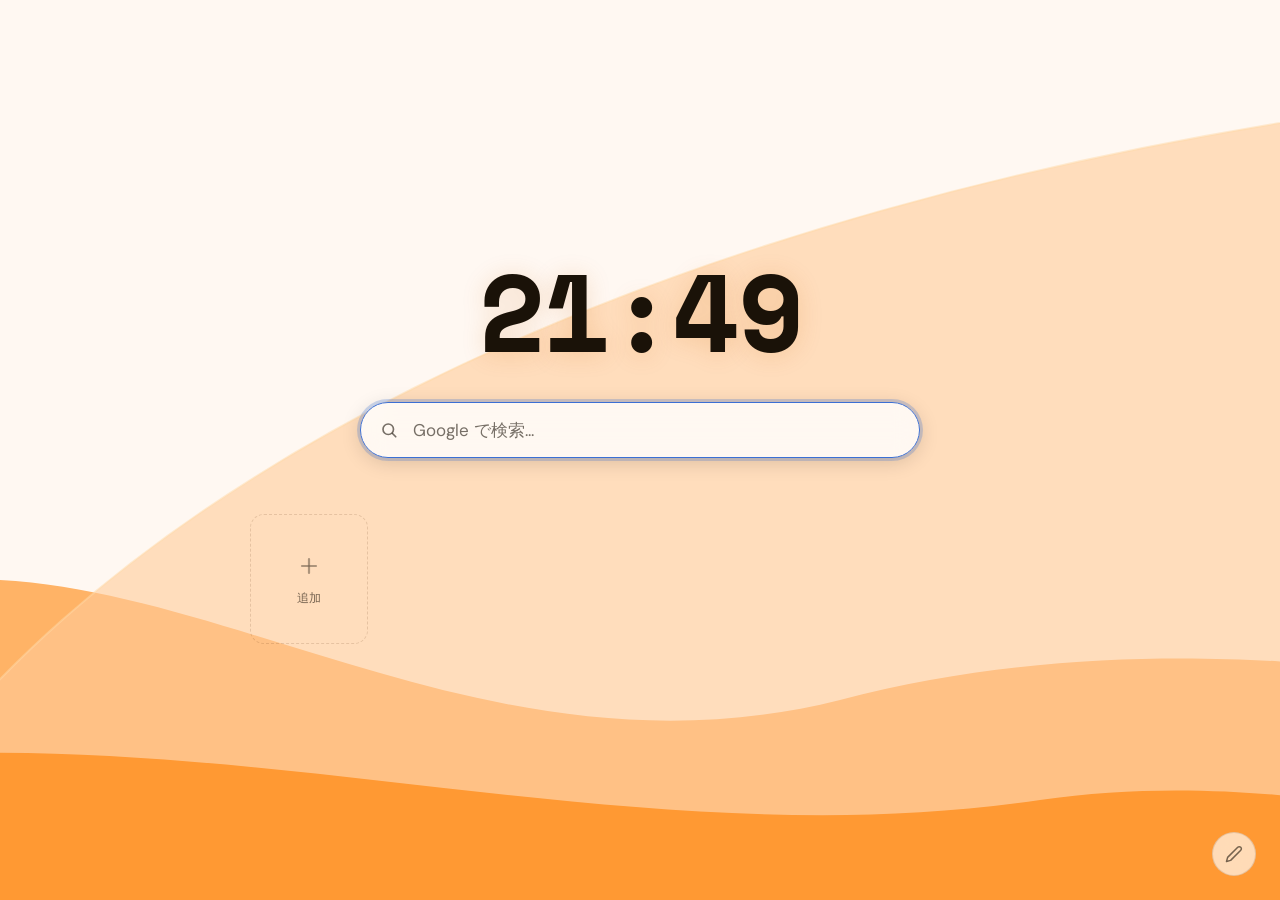
<file: index.html>
<!doctype html>
<html lang="ja" data-theme="dark">
  <head>
    <meta charset="UTF-8" />
    <meta name="viewport" content="width=device-width, initial-scale=1.0" />
    <title>New Tab</title>
    <script>
      (function () {
        var mode = localStorage.getItem("newtab_color_mode") || "system";
        var theme;
        if (mode === "system") {
          theme = window.matchMedia("(prefers-color-scheme: dark)").matches
            ? "dark"
            : "light";
        } else {
          theme = mode;
        }
        document.documentElement.dataset.theme = theme;
      })();
    </script>
    <link rel="preconnect" href="https://fonts.googleapis.com" />
    <link
      href="https://fonts.googleapis.com/css2?family=Space+Mono:wght@400;700&family=DM+Sans:wght@300;400;500&display=swap"
      rel="stylesheet"
    />
    <link rel="stylesheet" href="style.css" />
  </head>
  <body>
    <main id="app">
      <!-- 現在時刻: JSで更新 -->
      <time id="clock">00:00</time>

      <!-- 検索バー -->
      <section id="search-wrap">
        <form
          id="search-form"
          action="https://www.google.com/search"
          method="GET"
        >
          <div id="search-container">
            <svg
              id="search-icon"
              viewBox="0 0 24 24"
              fill="none"
              stroke="currentColor"
              stroke-width="2.2"
              stroke-linecap="round"
              stroke-linejoin="round"
            >
              <circle cx="11" cy="11" r="7" />
              <line x1="21" y1="21" x2="16.65" y2="16.65" />
            </svg>
            <input
              id="search"
              name="q"
              type="search"
              placeholder="Google で検索..."
              autocomplete="off"
            />
            <button
              id="search-clear"
              type="button"
              aria-label="検索をクリア"
              hidden
            >
              ✕
            </button>
          </div>
        </form>
      </section>

      <nav id="shortcuts" aria-label="クイックリンク">
        <!-- JSでタイルを注入 -->
        <button id="add-btn" aria-label="ショートカットを追加">
          <svg
            width="24"
            height="24"
            viewBox="0 0 24 24"
            fill="none"
            stroke="currentColor"
            stroke-width="2.2"
            stroke-linecap="round"
          >
            <line x1="12" y1="5" x2="12" y2="19" />
            <line x1="5" y1="12" x2="19" y2="12" />
          </svg>
          <span>追加</span>
        </button>
      </nav>
    </main>

    <!-- 設定ボタン -->
    <button id="settings-btn" aria-label="設定">
      <svg
        viewBox="0 0 24 24"
        fill="none"
        stroke="currentColor"
        stroke-width="2"
        stroke-linecap="round"
        stroke-linejoin="round"
      >
        <path d="M17 3a2.828 2.828 0 1 1 4 4L7.5 20.5 2 22l1.5-5.5L17 3z" />
      </svg>
    </button>

    <!-- ショートカット追加モーダル -->
    <dialog id="shortcut-modal">
      <div id="modal">
        <h2>ショートカットを追加</h2>

        <div class="field">
          <label for="modal-url">URL</label>
          <input id="modal-url" type="text" placeholder="https://example.com" />
        </div>

        <div class="field">
          <label for="modal-name">サイト名</label>
          <input id="modal-name" type="text" placeholder="Example" />
        </div>

        <div class="field">
          <label>ファビコン</label>
          <div id="favicon-upload-row">
            <div id="favicon-preview-container">
              <div id="favicon-preview"></div>
            </div>
            <div id="favicon-upload-wrap">
              <label id="favicon-upload-label" for="favicon-file-input">
                <svg
                  viewBox="0 0 24 24"
                  fill="none"
                  stroke="currentColor"
                  stroke-width="2"
                  stroke-linecap="round"
                >
                  <path d="M21 15v4a2 2 0 0 1-2 2H5a2 2 0 0 1-2-2v-4" />
                  <polyline points="17 8 12 3 7 8" />
                  <line x1="12" y1="3" x2="12" y2="15" />
                </svg>
                画像をアップロード
              </label>
              <p id="favicon-hint">URLを入力すると自動取得されます</p>
            </div>
          </div>
          <input
            id="favicon-file-input"
            type="file"
            accept="image/*"
            style="display: none"
          />
        </div>

        <div id="modal-actions">
          <button id="modal-cancel" class="btn btn-ghost" type="button">
            キャンセル
          </button>
          <button id="modal-save" class="btn btn-primary" type="button">
            追加
          </button>
        </div>
      </div>
    </dialog>

    <!-- 設定モーダル -->
    <dialog id="settings-modal">
      <div id="modal">
        <h2>設定</h2>

        <!-- テーマ切り替え -->
        <div class="field">
          <label>カラーモード</label>
          <div id="theme-switcher">
            <button
              class="theme-option"
              data-theme-value="system"
              type="button"
            >
              <svg
                viewBox="0 0 24 24"
                fill="none"
                stroke="currentColor"
                stroke-width="2"
                stroke-linecap="round"
              >
                <rect x="2" y="3" width="20" height="14" rx="2" />
                <line x1="8" y1="21" x2="16" y2="21" />
                <line x1="12" y1="17" x2="12" y2="21" />
              </svg>
              システム
            </button>

            <button class="theme-option" data-theme-value="light" type="button">
              <svg
                viewBox="0 0 24 24"
                fill="none"
                stroke="currentColor"
                stroke-width="2"
                stroke-linecap="round"
              >
                <circle cx="12" cy="12" r="5" />
                <line x1="12" y1="1" x2="12" y2="3" />
                <line x1="12" y1="21" x2="12" y2="23" />
                <line x1="4.22" y1="4.22" x2="5.64" y2="5.64" />
                <line x1="18.36" y1="18.36" x2="19.78" y2="19.78" />
                <line x1="1" y1="12" x2="3" y2="12" />
                <line x1="21" y1="12" x2="23" y2="12" />
                <line x1="4.22" y1="19.78" x2="5.64" y2="18.36" />
                <line x1="18.36" y1="5.64" x2="19.78" y2="4.22" />
              </svg>
              ライト
            </button>

            <button class="theme-option" data-theme-value="dark" type="button">
              <svg
                viewBox="0 0 24 24"
                fill="none"
                stroke="currentColor"
                stroke-width="2"
                stroke-linecap="round"
              >
                <path d="M21 12.79A9 9 0 1 1 11.21 3 7 7 0 0 0 21 12.79z" />
              </svg>
              ダーク
            </button>
          </div>
        </div>

        <!-- 背景カスタマイズ -->
        <div class="field">
          <label>背景のカスタマイズ</label>
          <div id="bg-upload-row">
            <label id="bg-upload-label" for="bg-file-input">
              <svg
                viewBox="0 0 24 24"
                fill="none"
                stroke="currentColor"
                stroke-width="2"
                stroke-linecap="round"
              >
                <path d="M21 15v4a2 2 0 0 1-2 2H5a2 2 0 0 1-2-2v-4" />
                <polyline points="17 8 12 3 7 8" />
                <line x1="12" y1="3" x2="12" y2="15" />
              </svg>
              ファイルをアップロード (.svg)
            </label>
            <input
              id="bg-file-input"
              type="file"
              accept=".svg,.SVG"
              style="display: none"
            />
          </div>
          <p id="favicon-hint">アップロードすると即座に適用されます</p>
        </div>

        <div id="modal-actions">
          <button
            id="bg-reset"
            class="btn btn-ghost"
            type="button"
            style="color: var(--danger)"
          >
            背景をリセット
          </button>
          <button
            id="settings-modal-close"
            class="btn btn-primary"
            type="button"
          >
            閉じる
          </button>
        </div>
      </div>
    </dialog>

    <style id="user-custom-bg"></style>
    <script src="script.js"></script>
  </body>
</html>
</file>
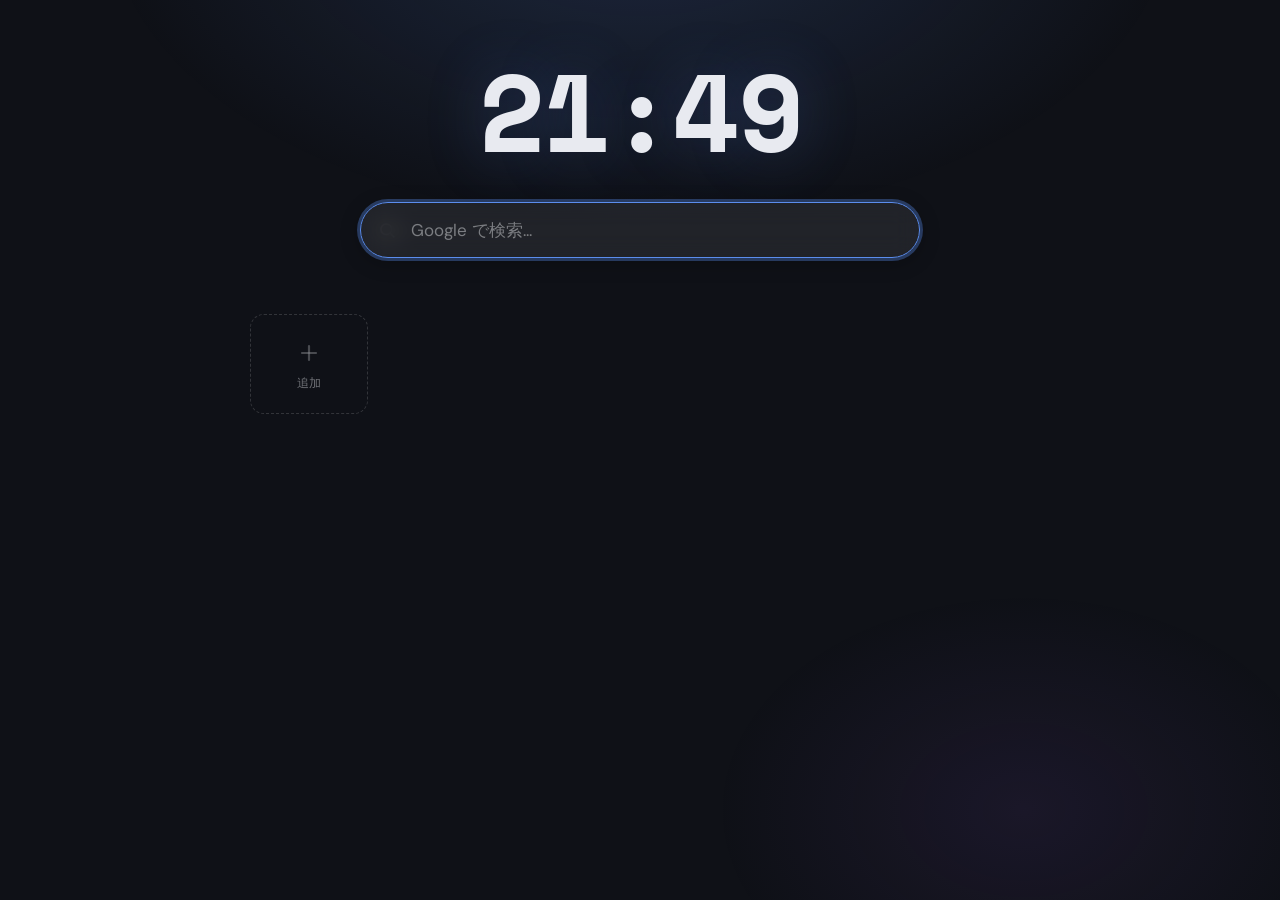
<file: default/generated.html>
<!doctype html>
<html lang="ja">
  <head>
    <meta charset="UTF-8" />
    <meta name="viewport" content="width=device-width, initial-scale=1.0" />
    <title>New Tab</title>
    <link rel="preconnect" href="https://fonts.googleapis.com" />
    <link
      href="https://fonts.googleapis.com/css2?family=Space+Mono:wght@400;700&family=DM+Sans:wght@300;400;500&display=swap"
      rel="stylesheet"
    />
    <style>
      *,
      *::before,
      *::after {
        box-sizing: border-box;
        margin: 0;
        padding: 0;
      }

      :root {
        --bg: #0f1117;
        --surface: rgba(255, 255, 255, 0.05);
        --surface-h: rgba(255, 255, 255, 0.1);
        --border: rgba(255, 255, 255, 0.09);
        --text: #e8eaf0;
        --muted: rgba(232, 234, 240, 0.45);
        --accent: #5b8dee;
        --accent-glow: rgba(91, 141, 238, 0.35);
        --danger: #e05c6b;
        --radius: 14px;
      }

      html,
      body {
        height: 100%;
        background: var(--bg);
        color: var(--text);
        font-family: "DM Sans", sans-serif;
        font-weight: 400;
        overflow-x: hidden;
      }

      /* ── Background ── */
      body::before {
        content: "";
        position: fixed;
        inset: 0;
        background:
          radial-gradient(
            ellipse 60% 50% at 50% -10%,
            rgba(91, 141, 238, 0.18) 0%,
            transparent 70%
          ),
          radial-gradient(
            ellipse 40% 40% at 80% 90%,
            rgba(130, 80, 200, 0.1) 0%,
            transparent 60%
          );
        pointer-events: none;
        z-index: 0;
      }

      /* ── Layout ── */
      #app {
        position: relative;
        z-index: 1;
        display: flex;
        flex-direction: column;
        align-items: center;
        padding: 56px 24px 80px;
        min-height: 100vh;
        gap: 0;
      }

      /* ── Clock ── */
      #clock {
        font-family: "Space Mono", monospace;
        font-size: clamp(64px, 10vw, 110px);
        font-weight: 700;
        letter-spacing: -0.02em;
        color: var(--text);
        line-height: 1;
        margin-bottom: 36px;
        user-select: none;
        text-shadow: 0 0 60px rgba(91, 141, 238, 0.25);
      }

      /* ── Search ── */
      #search-wrap {
        position: relative;
        width: 100%;
        max-width: 560px;
        margin-bottom: 56px;
      }

      #search-icon {
        position: absolute;
        left: 18px;
        top: 50%;
        transform: translateY(-50%);
        width: 18px;
        height: 18px;
        color: var(--muted);
        pointer-events: none;
        flex-shrink: 0;
      }

      #search {
        width: 100%;
        padding: 16px 20px 16px 50px;
        background: var(--surface);
        border: 1px solid var(--border);
        border-radius: 100px;
        color: var(--text);
        font-family: "DM Sans", sans-serif;
        font-size: 17px;
        font-weight: 400;
        outline: none;
        backdrop-filter: blur(12px);
        -webkit-backdrop-filter: blur(12px);
        transition:
          border-color 0.2s,
          box-shadow 0.2s,
          background 0.2s;
      }

      #search::placeholder {
        color: var(--muted);
      }

      #search:focus {
        border-color: var(--accent);
        background: rgba(255, 255, 255, 0.08);
        box-shadow:
          0 0 0 3px var(--accent-glow),
          0 4px 20px rgba(0, 0, 0, 0.3);
      }

      /* ── Shortcuts ── */
      #shortcuts {
        width: 100%;
        max-width: 780px;
        display: grid;
        grid-template-columns: repeat(auto-fill, minmax(110px, 1fr));
        gap: 14px;
      }

      /* ── Tile ── */
      .tile {
        position: relative;
        display: flex;
        flex-direction: column;
        align-items: center;
        justify-content: center;
        gap: 10px;
        padding: 20px 10px 16px;
        background: var(--surface);
        border: 1px solid var(--border);
        border-radius: var(--radius);
        cursor: pointer;
        text-decoration: none;
        color: var(--text);
        backdrop-filter: blur(10px);
        -webkit-backdrop-filter: blur(10px);
        transition:
          background 0.18s,
          border-color 0.18s,
          transform 0.18s,
          box-shadow 0.18s;
        min-height: 100px;
        user-select: none;
      }

      .tile:hover {
        background: var(--surface-h);
        border-color: rgba(255, 255, 255, 0.18);
        transform: translateY(-3px);
        box-shadow: 0 10px 30px rgba(0, 0, 0, 0.35);
      }

      .tile img {
        width: 32px;
        height: 32px;
        border-radius: 8px;
        object-fit: contain;
        flex-shrink: 0;
      }

      .tile-fallback {
        width: 32px;
        height: 32px;
        border-radius: 8px;
        background: var(--surface-h);
        display: flex;
        align-items: center;
        justify-content: center;
        font-size: 15px;
        font-weight: 700;
        color: var(--accent);
        flex-shrink: 0;
      }

      .tile-name {
        font-size: 12px;
        font-weight: 500;
        color: var(--muted);
        text-align: center;
        overflow: hidden;
        text-overflow: ellipsis;
        white-space: nowrap;
        width: 100%;
        padding: 0 4px;
        transition: color 0.18s;
      }

      .tile:hover .tile-name {
        color: var(--text);
      }

      /* ── Delete button ── */
      .tile-del {
        position: absolute;
        top: 7px;
        right: 7px;
        width: 22px;
        height: 22px;
        border-radius: 50%;
        background: rgba(224, 92, 107, 0);
        border: none;
        color: transparent;
        font-size: 13px;
        line-height: 1;
        cursor: pointer;
        display: flex;
        align-items: center;
        justify-content: center;
        transition:
          background 0.15s,
          color 0.15s;
        z-index: 2;
      }

      .tile:hover .tile-del {
        background: rgba(224, 92, 107, 0.18);
        color: var(--danger);
      }

      .tile-del:hover {
        background: var(--danger) !important;
        color: #fff !important;
      }

      /* ── Add button ── */
      #add-btn {
        display: flex;
        flex-direction: column;
        align-items: center;
        justify-content: center;
        gap: 10px;
        padding: 20px 10px 16px;
        background: transparent;
        border: 1.5px dashed rgba(255, 255, 255, 0.15);
        border-radius: var(--radius);
        cursor: pointer;
        color: var(--muted);
        font-family: "DM Sans", sans-serif;
        font-size: 12px;
        font-weight: 500;
        min-height: 100px;
        transition:
          border-color 0.18s,
          color 0.18s,
          background 0.18s,
          transform 0.18s;
      }

      #add-btn:hover {
        border-color: var(--accent);
        color: var(--accent);
        background: rgba(91, 141, 238, 0.06);
        transform: translateY(-3px);
      }

      #add-btn svg {
        opacity: 0.6;
        transition: opacity 0.18s;
      }
      #add-btn:hover svg {
        opacity: 1;
      }

      /* ── Modal ── */
      #modal-overlay {
        position: fixed;
        inset: 0;
        background: rgba(0, 0, 0, 0.6);
        backdrop-filter: blur(6px);
        -webkit-backdrop-filter: blur(6px);
        display: flex;
        align-items: center;
        justify-content: center;
        z-index: 100;
        opacity: 0;
        pointer-events: none;
        transition: opacity 0.2s;
      }

      #modal-overlay.open {
        opacity: 1;
        pointer-events: all;
      }

      #modal {
        background: #1a1d27;
        border: 1px solid var(--border);
        border-radius: 20px;
        padding: 32px;
        width: 100%;
        max-width: 400px;
        box-shadow: 0 20px 60px rgba(0, 0, 0, 0.6);
        transform: translateY(12px) scale(0.98);
        transition: transform 0.22s cubic-bezier(0.34, 1.56, 0.64, 1);
      }

      #modal-overlay.open #modal {
        transform: translateY(0) scale(1);
      }

      #modal h2 {
        font-size: 18px;
        font-weight: 500;
        margin-bottom: 24px;
        color: var(--text);
      }

      .field {
        margin-bottom: 16px;
      }

      .field label {
        display: block;
        font-size: 12px;
        font-weight: 500;
        color: var(--muted);
        margin-bottom: 7px;
        letter-spacing: 0.04em;
        text-transform: uppercase;
      }

      .field input {
        width: 100%;
        padding: 12px 14px;
        background: var(--surface);
        border: 1px solid var(--border);
        border-radius: 10px;
        color: var(--text);
        font-family: "DM Sans", sans-serif;
        font-size: 15px;
        outline: none;
        transition:
          border-color 0.18s,
          box-shadow 0.18s;
      }

      .field input:focus {
        border-color: var(--accent);
        box-shadow: 0 0 0 3px var(--accent-glow);
      }

      #modal-actions {
        display: flex;
        gap: 10px;
        margin-top: 24px;
        justify-content: flex-end;
      }

      .btn {
        padding: 10px 22px;
        border-radius: 100px;
        border: none;
        font-family: "DM Sans", sans-serif;
        font-size: 14px;
        font-weight: 500;
        cursor: pointer;
        transition:
          background 0.15s,
          transform 0.1s;
      }

      .btn:active {
        transform: scale(0.97);
      }

      .btn-ghost {
        background: var(--surface);
        color: var(--muted);
      }
      .btn-ghost:hover {
        background: var(--surface-h);
        color: var(--text);
      }

      .btn-primary {
        background: var(--accent);
        color: #fff;
      }
      .btn-primary:hover {
        background: #7aa4f0;
      }

      /* ── Scrollbar ── */
      ::-webkit-scrollbar {
        width: 6px;
      }
      ::-webkit-scrollbar-track {
        background: transparent;
      }
      ::-webkit-scrollbar-thumb {
        background: rgba(255, 255, 255, 0.12);
        border-radius: 3px;
      }
    </style>
  </head>
  <body>
    <div id="app">
      <div id="clock">00:00</div>

      <div id="search-wrap">
        <svg
          id="search-icon"
          viewBox="0 0 24 24"
          fill="none"
          stroke="currentColor"
          stroke-width="2.2"
          stroke-linecap="round"
          stroke-linejoin="round"
        >
          <circle cx="11" cy="11" r="7" />
          <line x1="21" y1="21" x2="16.65" y2="16.65" />
        </svg>
        <input
          id="search"
          type="text"
          placeholder="Google で検索..."
          autocomplete="off"
          spellcheck="false"
        />
      </div>

      <div id="shortcuts">
        <!-- tiles injected here -->
        <button id="add-btn" aria-label="ショートカットを追加">
          <svg
            width="24"
            height="24"
            viewBox="0 0 24 24"
            fill="none"
            stroke="currentColor"
            stroke-width="2.2"
            stroke-linecap="round"
          >
            <line x1="12" y1="5" x2="12" y2="19" />
            <line x1="5" y1="12" x2="19" y2="12" />
          </svg>
          追加
        </button>
      </div>
    </div>

    <!-- Modal -->
    <div
      id="modal-overlay"
      role="dialog"
      aria-modal="true"
      aria-labelledby="modal-title"
    >
      <div id="modal">
        <h2 id="modal-title">ショートカットを追加</h2>
        <div class="field">
          <label for="modal-url">URL</label>
          <input
            id="modal-url"
            type="url"
            placeholder="https://example.com"
            autocomplete="off"
          />
        </div>
        <div class="field">
          <label for="modal-name">サイト名</label>
          <input
            id="modal-name"
            type="text"
            placeholder="Example"
            autocomplete="off"
          />
        </div>
        <div id="modal-actions">
          <button class="btn btn-ghost" id="modal-cancel">キャンセル</button>
          <button class="btn btn-primary" id="modal-save">追加</button>
        </div>
      </div>
    </div>

    <script>
      /* ─── Storage key ─── */
      const STORAGE_KEY = "newtab_shortcuts_v1";

      /* ─── Load / Save ─── */
      function load() {
        try {
          return JSON.parse(localStorage.getItem(STORAGE_KEY)) || [];
        } catch {
          return [];
        }
      }

      function save(shortcuts) {
        localStorage.setItem(STORAGE_KEY, JSON.stringify(shortcuts));
      }

      /* ─── Favicon ─── */
      function faviconUrl(url) {
        try {
          const origin = new URL(url).origin;
          return `https://www.google.com/s2/favicons?domain=${encodeURIComponent(origin)}&sz=64`;
        } catch {
          return null;
        }
      }

      function initials(name) {
        return (name || "?").trim().charAt(0).toUpperCase();
      }

      /* ─── Render tiles ─── */
      function render() {
        const shortcuts = load();
        const container = document.getElementById("shortcuts");
        const addBtn = document.getElementById("add-btn");

        // Remove existing tiles
        container.querySelectorAll(".tile").forEach((el) => el.remove());

        shortcuts.forEach((sc, idx) => {
          const a = document.createElement("a");
          a.className = "tile";
          a.href = sc.url;
          a.title = sc.name;

          // Favicon or fallback
          const fav = faviconUrl(sc.url);
          if (fav) {
            const img = document.createElement("img");
            img.src = fav;
            img.alt = sc.name;
            img.onerror = () => {
              img.replaceWith(fallbackEl(sc.name));
            };
            a.appendChild(img);
          } else {
            a.appendChild(fallbackEl(sc.name));
          }

          const nameEl = document.createElement("span");
          nameEl.className = "tile-name";
          nameEl.textContent = sc.name;
          a.appendChild(nameEl);

          // Delete button
          const del = document.createElement("button");
          del.className = "tile-del";
          del.innerHTML = "✕";
          del.title = "削除";
          del.addEventListener("click", (e) => {
            e.preventDefault();
            e.stopPropagation();
            const list = load();
            list.splice(idx, 1);
            save(list);
            render();
          });
          a.appendChild(del);

          container.insertBefore(a, addBtn);
        });
      }

      function fallbackEl(name) {
        const div = document.createElement("div");
        div.className = "tile-fallback";
        div.textContent = initials(name);
        return div;
      }

      /* ─── Clock ─── */
      function updateClock() {
        const now = new Date();
        const h = String(now.getHours()).padStart(2, "0");
        const m = String(now.getMinutes()).padStart(2, "0");
        document.getElementById("clock").textContent = `${h}:${m}`;
      }

      updateClock();
      setInterval(updateClock, 1000);

      /* ─── Search ─── */
      const searchInput = document.getElementById("search");
      searchInput.addEventListener("keydown", (e) => {
        if (e.key === "Enter") {
          const q = searchInput.value.trim();
          if (q)
            location.href = `https://www.google.com/search?q=${encodeURIComponent(q)}`;
        }
      });

      // Auto-focus
      window.addEventListener("load", () => searchInput.focus());

      /* ─── Modal ─── */
      const overlay = document.getElementById("modal-overlay");
      const modalUrl = document.getElementById("modal-url");
      const modalName = document.getElementById("modal-name");

      function openModal() {
        modalUrl.value = "";
        modalName.value = "";
        overlay.classList.add("open");
        setTimeout(() => modalUrl.focus(), 80);
      }

      function closeModal() {
        overlay.classList.remove("open");
      }

      document.getElementById("add-btn").addEventListener("click", openModal);
      document
        .getElementById("modal-cancel")
        .addEventListener("click", closeModal);

      overlay.addEventListener("click", (e) => {
        if (e.target === overlay) closeModal();
      });

      document.addEventListener("keydown", (e) => {
        if (e.key === "Escape") closeModal();
      });

      document
        .getElementById("modal-save")
        .addEventListener("click", saveShortcut);
      document.getElementById("modal").addEventListener("keydown", (e) => {
        if (e.key === "Enter") saveShortcut();
      });

      function saveShortcut() {
        let url = modalUrl.value.trim();
        const name = modalName.value.trim();
        if (!url || !name) return;

        // Auto-add https:// if missing
        if (!/^https?:\/\//i.test(url)) url = "https://" + url;

        const list = load();
        list.push({ url, name });
        save(list);
        render();
        closeModal();
      }

      /* ─── Init ─── */
      render();
    </script>
  </body>
</html>
</file>
<file: style.css>
*,
*::before,
*::after {
  box-sizing: border-box;
  margin: 0;
  padding: 0;
}

/* ─────────────────────────────────────────
   ── Dark theme (default)
───────────────────────────────────────── */
:root,
[data-theme="dark"] {
  --bg: #1a1b26; /* theme-D.svg の背景色に合わせた */
  --surface: rgba(255, 255, 255, 0.07);
  --surface-h: rgba(255, 255, 255, 0.13);
  --border: rgba(255, 255, 255, 0.11);
  --text: #e8eaf0;
  --muted: rgba(232, 234, 240, 0.55);
  --accent: #5b8dee;
  --accent-glow: rgba(91, 141, 238, 0.35);
  --danger: #e05c6b;
  --radius: 14px;
  --modal-bg: #1a1d27;
  --modal-shadow: rgba(0, 0, 0, 0.6);
  --settings-btn-bg: rgba(255, 255, 255, 0.07);
}

/* ─────────────────────────────────────────
   ── Light theme
───────────────────────────────────────── */
[data-theme="light"] {
  --bg: #fff8f2; /* theme-L.svg の背景色に合わせた */
  --surface: rgba(255, 255, 255, 0.55);
  --surface-h: rgba(255, 255, 255, 0.8);
  --border: rgba(80, 40, 0, 0.14);
  --text: #1a1208;
  --muted: rgba(26, 18, 8, 0.6);
  --accent: #3b6fd4;
  --accent-glow: rgba(59, 111, 212, 0.25);
  --danger: #d0455a;
  --radius: 14px;
  --modal-bg: #ffffff;
  --modal-shadow: rgba(0, 0, 0, 0.18);
  --settings-btn-bg: rgba(255, 255, 255, 0.65);
}

/* ─────────────────────────────────────────
   ── Base
───────────────────────────────────────── */
html,
body {
  height: 100%;
  background: var(--bg);
  color: var(--text);
  font-family: "DM Sans", sans-serif;
  font-weight: 400;
  overflow-x: hidden;
  transition:
    background 0.3s ease,
    color 0.3s ease;
}

/* ─────────────────────────────────────────
   ── Background: theme-D.svg / theme-L.svg
───────────────────────────────────────── */
[data-theme="dark"] body {
  background-image: url("theme-D.svg");
  background-size: cover;
  background-position: center;
  background-repeat: no-repeat;
  background-attachment: fixed;
}

[data-theme="light"] body {
  background-image: url("theme-L.svg");
  background-size: cover;
  background-position: center;
  background-repeat: no-repeat;
  background-attachment: fixed;
}

/* ─────────────────────────────────────────
   ── Layout
───────────────────────────────────────── */
#app {
  display: flex;
  flex-direction: column;
  align-items: center;
  justify-content: center;
  padding: 40px 24px;
  min-height: 100vh;
  position: relative;
  z-index: 1;
}

/* ─────────────────────────────────────────
   ── Clock
───────────────────────────────────────── */
#clock {
  font-family: "Space Mono", monospace;
  font-size: clamp(64px, 10vw, 110px);
  font-weight: 700;
  letter-spacing: -0.02em;
  color: var(--text);
  line-height: 1;
  margin-bottom: 36px;
  user-select: none;
  text-shadow: 0 0 60px rgba(91, 141, 238, 0.25);
}

[data-theme="light"] #clock {
  text-shadow: 0 2px 24px rgba(200, 100, 0, 0.18);
}

/* ─────────────────────────────────────────
   ── Search
───────────────────────────────────────── */
#search-wrap {
  position: relative;
  width: 100%;
  max-width: 560px;
  margin-bottom: 56px;
}

#search-container {
  position: relative;
  display: flex;
  align-items: center;
}

#search-icon {
  position: absolute;
  left: 20px;
  width: 18px;
  height: 18px;
  color: var(--muted);
  z-index: 2;
}

#search {
  width: 100%;
  padding: 16px 48px 16px 52px;
  background: var(--surface);
  border: 1px solid var(--border);
  border-radius: 100px;
  color: var(--text);
  font-family: "DM Sans", sans-serif;
  font-size: 17px;
  font-weight: 400;
  outline: none;
  backdrop-filter: blur(12px);
  -webkit-backdrop-filter: blur(12px);
  transition:
    border-color 0.2s,
    box-shadow 0.2s,
    background 0.2s;
}

#search::placeholder {
  color: var(--muted);
}

#search:focus {
  border-color: var(--accent);
  background: var(--surface-h);
  box-shadow:
    0 0 0 3px var(--accent-glow),
    0 4px 20px rgba(0, 0, 0, 0.15);
}

#search-clear {
  position: absolute;
  right: 16px;
  background: none;
  border: none;
  color: var(--muted);
  font-size: 14px;
  cursor: pointer;
  padding: 4px 6px;
  border-radius: 50%;
  line-height: 1;
  transition:
    color 0.15s,
    background 0.15s;
}

#search-clear:hover {
  color: var(--text);
  background: var(--surface-h);
}

#search::-webkit-search-cancel-button {
  -webkit-appearance: none;
  appearance: none;
}

/* ─────────────────────────────────────────
   ── Shortcuts grid
───────────────────────────────────────── */
#shortcuts {
  width: 100%;
  max-width: 780px;
  display: grid;
  grid-template-columns: repeat(auto-fill, minmax(110px, 1fr));
  gap: 14px;
}

/* ─────────────────────────────────────────
   ── Tile
───────────────────────────────────────── */
.tile {
  position: relative;
  display: flex;
  flex-direction: column;
  align-items: center;
  justify-content: center;
  gap: 12px;
  padding: 16px 12px 14px;
  background: var(--surface);
  border: 1px solid var(--border);
  border-radius: var(--radius);
  cursor: grab;
  text-decoration: none;
  color: var(--text);
  backdrop-filter: blur(12px);
  -webkit-backdrop-filter: blur(12px);
  transition:
    background 0.18s,
    border-color 0.18s,
    transform 0.18s,
    box-shadow 0.18s,
    opacity 0.18s;
  min-height: 130px;
  user-select: none;
}

.tile:hover {
  background: var(--surface-h);
  border-color: rgba(128, 128, 128, 0.3);
  transform: translateY(-3px);
  box-shadow: 0 10px 30px rgba(0, 0, 0, 0.2);
}

[data-theme="light"] .tile:hover {
  box-shadow: 0 10px 30px rgba(0, 0, 0, 0.1);
}

.tile.dragging {
  opacity: 0.35;
  cursor: grabbing;
  transform: scale(0.96);
}

.tile.drag-over {
  border-color: var(--accent);
  background: rgba(91, 141, 238, 0.08);
  box-shadow: 0 0 0 2px var(--accent-glow);
  transform: scale(1.04);
}

.tile img {
  width: 56px;
  height: 56px;
  border-radius: 12px;
  object-fit: contain;
  flex-shrink: 0;
}

.tile-fallback {
  width: 56px;
  height: 56px;
  border-radius: 12px;
  background: var(--surface-h);
  display: flex;
  align-items: center;
  justify-content: center;
  font-size: 22px;
  font-weight: 700;
  color: var(--accent);
  flex-shrink: 0;
}

.tile-name {
  font-size: 13px;
  font-weight: 500;
  color: var(--muted);
  text-align: center;
  overflow: hidden;
  text-overflow: ellipsis;
  white-space: nowrap;
  width: 100%;
  padding: 0 4px;
  transition: color 0.18s;
}

.tile:hover .tile-name {
  color: var(--text);
}

[data-theme="light"] .tile-name {
  color: var(--text); /* ライトテーマでは常に濃い色 */
  opacity: 0.75;
}

[data-theme="light"] .tile:hover .tile-name {
  opacity: 1;
}

/* ─────────────────────────────────────────
   ── Delete button
───────────────────────────────────────── */
.tile-del {
  position: absolute;
  top: 7px;
  right: 7px;
  width: 22px;
  height: 22px;
  border-radius: 50%;
  background: rgba(224, 92, 107, 0);
  border: none;
  color: transparent;
  font-size: 13px;
  line-height: 1;
  cursor: pointer;
  display: flex;
  align-items: center;
  justify-content: center;
  transition:
    background 0.15s,
    color 0.15s;
  z-index: 2;
}

.tile:hover .tile-del {
  background: rgba(224, 92, 107, 0.18);
  color: var(--danger);
}

.tile-del:hover {
  background: var(--danger) !important;
  color: #fff !important;
}

/* ─────────────────────────────────────────
   ── Add button
───────────────────────────────────────── */
#add-btn {
  display: flex;
  flex-direction: column;
  align-items: center;
  justify-content: center;
  gap: 12px;
  padding: 16px 12px 14px;
  background: transparent;
  border: 1.5px dashed var(--border);
  border-radius: var(--radius);
  cursor: pointer;
  color: var(--muted);
  font-family: "DM Sans", sans-serif;
  font-size: 12px;
  font-weight: 500;
  min-height: 130px;
  transition:
    border-color 0.18s,
    color 0.18s,
    background 0.18s,
    transform 0.18s;
}

#add-btn:hover {
  border-color: var(--accent);
  color: var(--accent);
  background: rgba(91, 141, 238, 0.06);
  transform: translateY(-3px);
}

#add-btn svg {
  opacity: 0.6;
  transition: opacity 0.18s;
}
#add-btn:hover svg {
  opacity: 1;
}

/* ─────────────────────────────────────────
   ── Settings Button（鉛筆アイコン）
───────────────────────────────────────── */
#settings-btn {
  position: fixed;
  bottom: 24px;
  right: 24px;
  width: 44px;
  height: 44px;
  background: var(--settings-btn-bg);
  border: 1px solid var(--border);
  border-radius: 50%;
  color: var(--muted);
  cursor: pointer;
  display: flex;
  align-items: center;
  justify-content: center;
  backdrop-filter: blur(10px);
  transition: all 0.2s ease;
  z-index: 10;
}

#settings-btn:hover {
  background: var(--surface-h);
  color: var(--text);
  transform: rotate(15deg) scale(1.08);
  border-color: var(--accent);
}

#settings-btn svg {
  width: 18px;
  height: 18px;
}

/* ─────────────────────────────────────────
   ── Modal
───────────────────────────────────────── */
dialog#shortcut-modal,
dialog#settings-modal {
  border: none;
  background: transparent;
  padding: 0;
  margin: auto;
  overflow: visible;
}

dialog#shortcut-modal::backdrop,
dialog#settings-modal::backdrop {
  background: rgba(0, 0, 0, 0.45);
  backdrop-filter: blur(6px);
  -webkit-backdrop-filter: blur(6px);
}

[data-theme="light"] dialog#shortcut-modal::backdrop,
[data-theme="light"] dialog#settings-modal::backdrop {
  background: rgba(80, 40, 0, 0.25);
}

#modal {
  background: var(--modal-bg);
  border: 1px solid var(--border);
  border-radius: 20px;
  padding: 32px;
  width: calc(100vw - 48px);
  max-width: 420px;
  box-shadow: 0 20px 60px var(--modal-shadow);
  display: block;
}

dialog#shortcut-modal[open],
dialog#settings-modal[open] {
  animation: modal-in 0.25s cubic-bezier(0.34, 1.56, 0.64, 1) forwards;
}

@keyframes modal-in {
  from {
    opacity: 0;
    transform: translateY(12px) scale(0.98);
  }
  to {
    opacity: 1;
    transform: translateY(0) scale(1);
  }
}

#modal h2 {
  font-size: 18px;
  font-weight: 500;
  margin-bottom: 24px;
  color: var(--text);
}

/* フィールド */
.field {
  margin-bottom: 16px;
}

.field label {
  display: block;
  font-size: 12px;
  font-weight: 600;
  color: var(--muted);
  margin-bottom: 7px;
  letter-spacing: 0.05em;
  text-transform: uppercase;
}

[data-theme="light"] .field label {
  color: var(--text);
  opacity: 0.65;
}

.field input[type="text"],
.field input[type="url"] {
  width: 100%;
  padding: 12px 14px;
  background: var(--surface);
  border: 1px solid var(--border);
  border-radius: 10px;
  color: var(--text);
  font-family: "DM Sans", sans-serif;
  font-size: 15px;
  outline: none;
  transition:
    border-color 0.18s,
    box-shadow 0.18s;
}

.field input[type="text"]:focus,
.field input[type="url"]:focus {
  border-color: var(--accent);
  box-shadow: 0 0 0 3px var(--accent-glow);
}

/* ─────────────────────────────────────────
   ── Theme Switcher
───────────────────────────────────────── */
#theme-switcher {
  display: flex;
  gap: 8px;
}

.theme-option {
  flex: 1;
  display: flex;
  flex-direction: column;
  align-items: center;
  gap: 6px;
  padding: 12px 8px;
  background: var(--surface);
  border: 1.5px solid var(--border);
  border-radius: 10px;
  color: var(--muted);
  font-family: "DM Sans", sans-serif;
  font-size: 12px;
  font-weight: 500;
  cursor: pointer;
  transition:
    border-color 0.18s,
    color 0.18s,
    background 0.18s,
    box-shadow 0.18s;
}

.theme-option svg {
  width: 18px;
  height: 18px;
  flex-shrink: 0;
}

.theme-option:hover {
  border-color: var(--accent);
  color: var(--accent);
  background: rgba(91, 141, 238, 0.06);
}

.theme-option.active {
  border-color: var(--accent);
  color: var(--accent);
  background: rgba(91, 141, 238, 0.1);
  box-shadow: 0 0 0 2px var(--accent-glow);
}

[data-theme="light"] .theme-option {
  color: var(--text);
  opacity: 0.75;
}

[data-theme="light"] .theme-option.active {
  opacity: 1;
}

/* ─────────────────────────────────────────
   ── Background upload row
───────────────────────────────────────── */
#bg-upload-row {
  display: flex;
  align-items: center;
  gap: 12px;
  margin-bottom: 6px;
}

#bg-upload-label {
  display: inline-flex;
  align-items: center;
  gap: 7px;
  padding: 9px 14px;
  background: var(--surface);
  border: 1px solid var(--border);
  border-radius: 8px;
  color: var(--muted);
  font-size: 13px;
  font-weight: 500;
  cursor: pointer;
  transition:
    border-color 0.15s,
    color 0.15s,
    background 0.15s;
}

[data-theme="light"] #bg-upload-label {
  color: var(--text);
}

#bg-upload-label:hover {
  border-color: var(--accent);
  color: var(--accent);
  background: rgba(91, 141, 238, 0.06);
}

#bg-upload-label svg {
  width: 14px;
  height: 14px;
  flex-shrink: 0;
}

/* ファビコン */
#favicon-upload-row {
  display: flex;
  align-items: center;
  gap: 12px;
}

#favicon-preview-container {
  width: 52px;
  height: 52px;
  flex-shrink: 0;
  background: var(--surface);
  border-radius: 10px;
  display: flex;
  align-items: center;
  justify-content: center;
  border: 1px solid var(--border);
}

#favicon-preview img {
  width: 32px;
  height: 32px;
  border-radius: 6px;
}

#favicon-upload-wrap {
  flex: 1;
  display: flex;
  flex-direction: column;
  gap: 5px;
}

#favicon-upload-label {
  display: inline-flex;
  align-items: center;
  gap: 6px;
  padding: 7px 12px;
  background: var(--surface);
  border: 1px solid var(--border);
  border-radius: 8px;
  color: var(--muted);
  font-size: 12px;
  font-weight: 500;
  cursor: pointer;
  text-transform: none;
  letter-spacing: 0;
  width: fit-content;
  transition:
    border-color 0.15s,
    color 0.15s,
    background 0.15s;
}

[data-theme="light"] #favicon-upload-label {
  color: var(--text);
}

#favicon-upload-label:hover {
  border-color: var(--accent);
  color: var(--accent);
  background: rgba(91, 141, 238, 0.06);
}

#favicon-upload-label svg {
  width: 13px;
  height: 13px;
  flex-shrink: 0;
}

#favicon-hint {
  font-size: 11px;
  color: var(--muted);
  opacity: 0.65;
  line-height: 1.5;
}

[data-theme="light"] #favicon-hint {
  opacity: 0.8;
}

/* ─────────────────────────────────────────
   ── Modal actions
───────────────────────────────────────── */
#modal-actions {
  display: flex;
  gap: 10px;
  margin-top: 24px;
  justify-content: flex-end;
}

.btn {
  padding: 10px 22px;
  border-radius: 100px;
  border: none;
  font-family: "DM Sans", sans-serif;
  font-size: 14px;
  font-weight: 500;
  cursor: pointer;
  transition:
    background 0.15s,
    transform 0.1s;
}

.btn:active {
  transform: scale(0.97);
}

.btn-ghost {
  background: var(--surface);
  color: var(--muted);
}

[data-theme="light"] .btn-ghost {
  color: var(--text);
  border: 1px solid var(--border);
}

.btn-ghost:hover {
  background: var(--surface-h);
  color: var(--text);
}

.btn-primary {
  background: var(--accent);
  color: #fff;
}
.btn-primary:hover {
  filter: brightness(1.1);
}

/* ─────────────────────────────────────────
   ── Scrollbar
───────────────────────────────────────── */
::-webkit-scrollbar {
  width: 6px;
}
::-webkit-scrollbar-track {
  background: transparent;
}
::-webkit-scrollbar-thumb {
  background: var(--border);
  border-radius: 3px;
}
</file>
